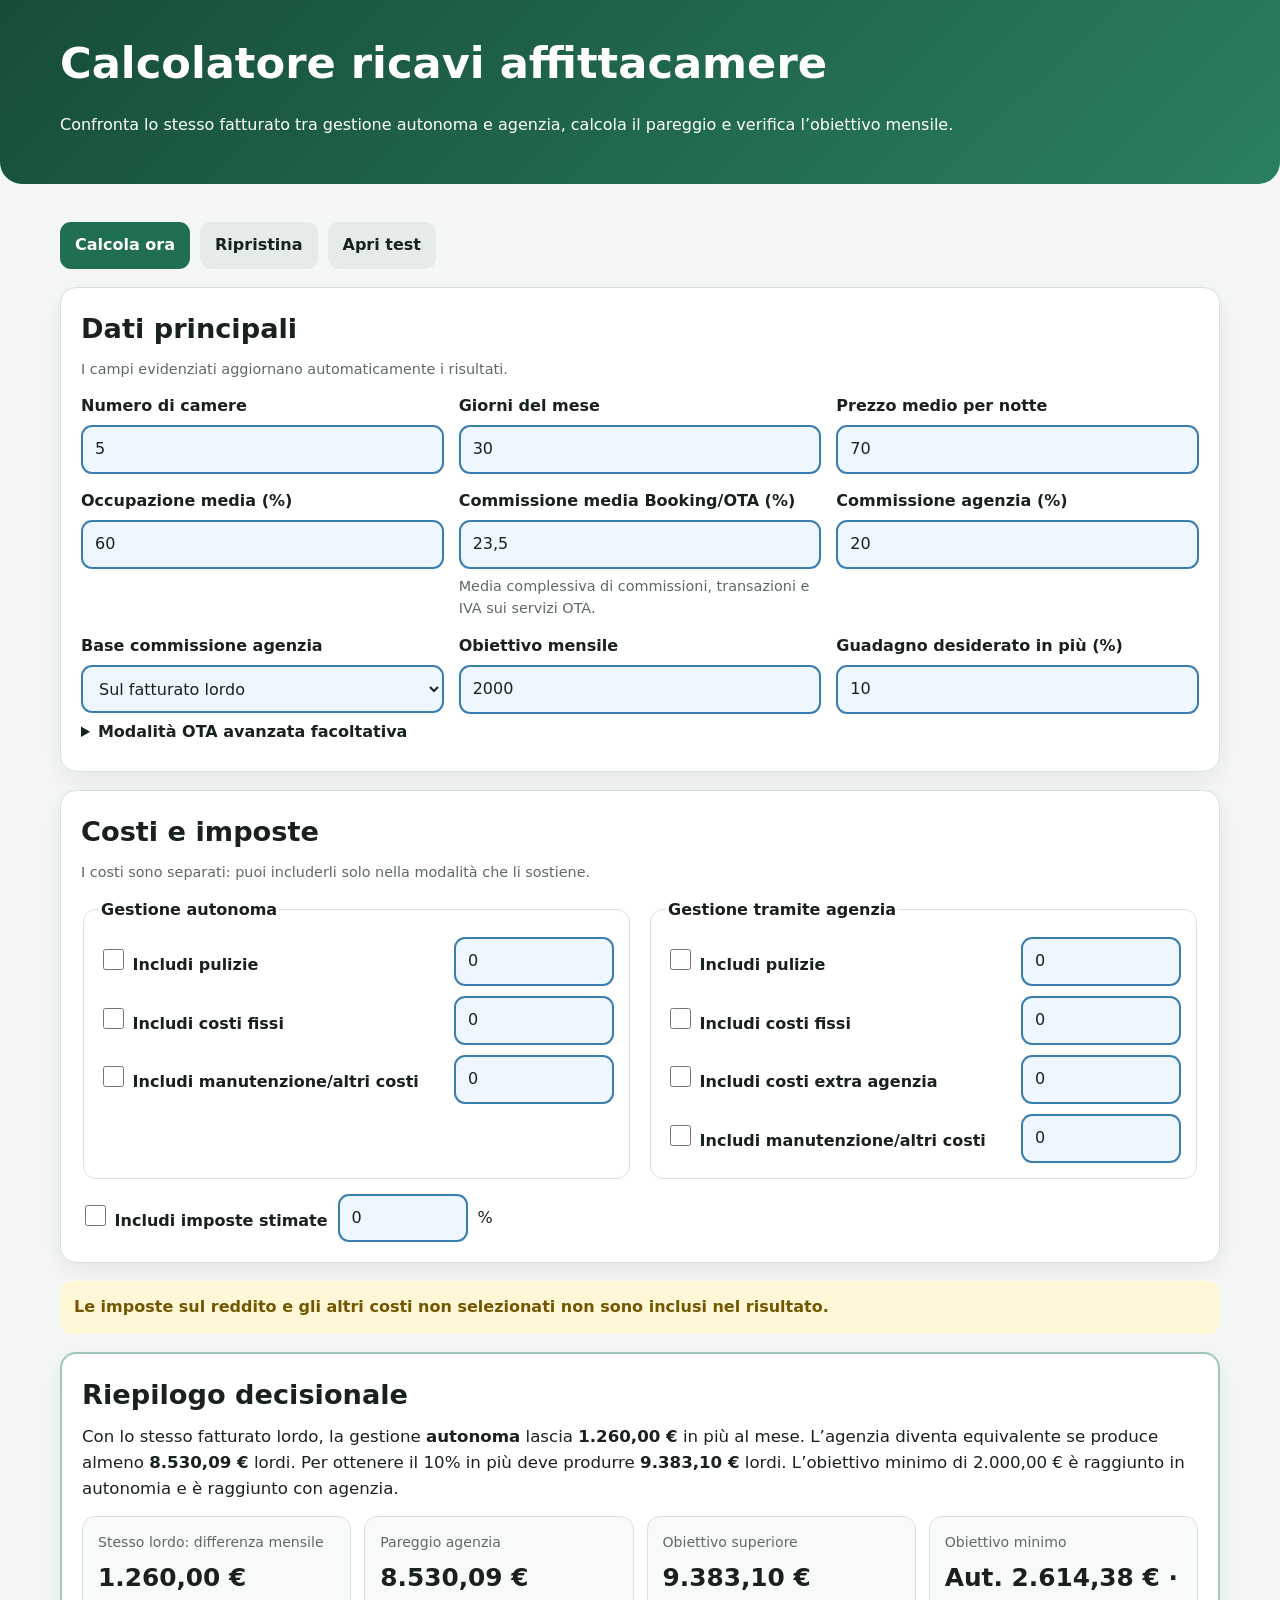
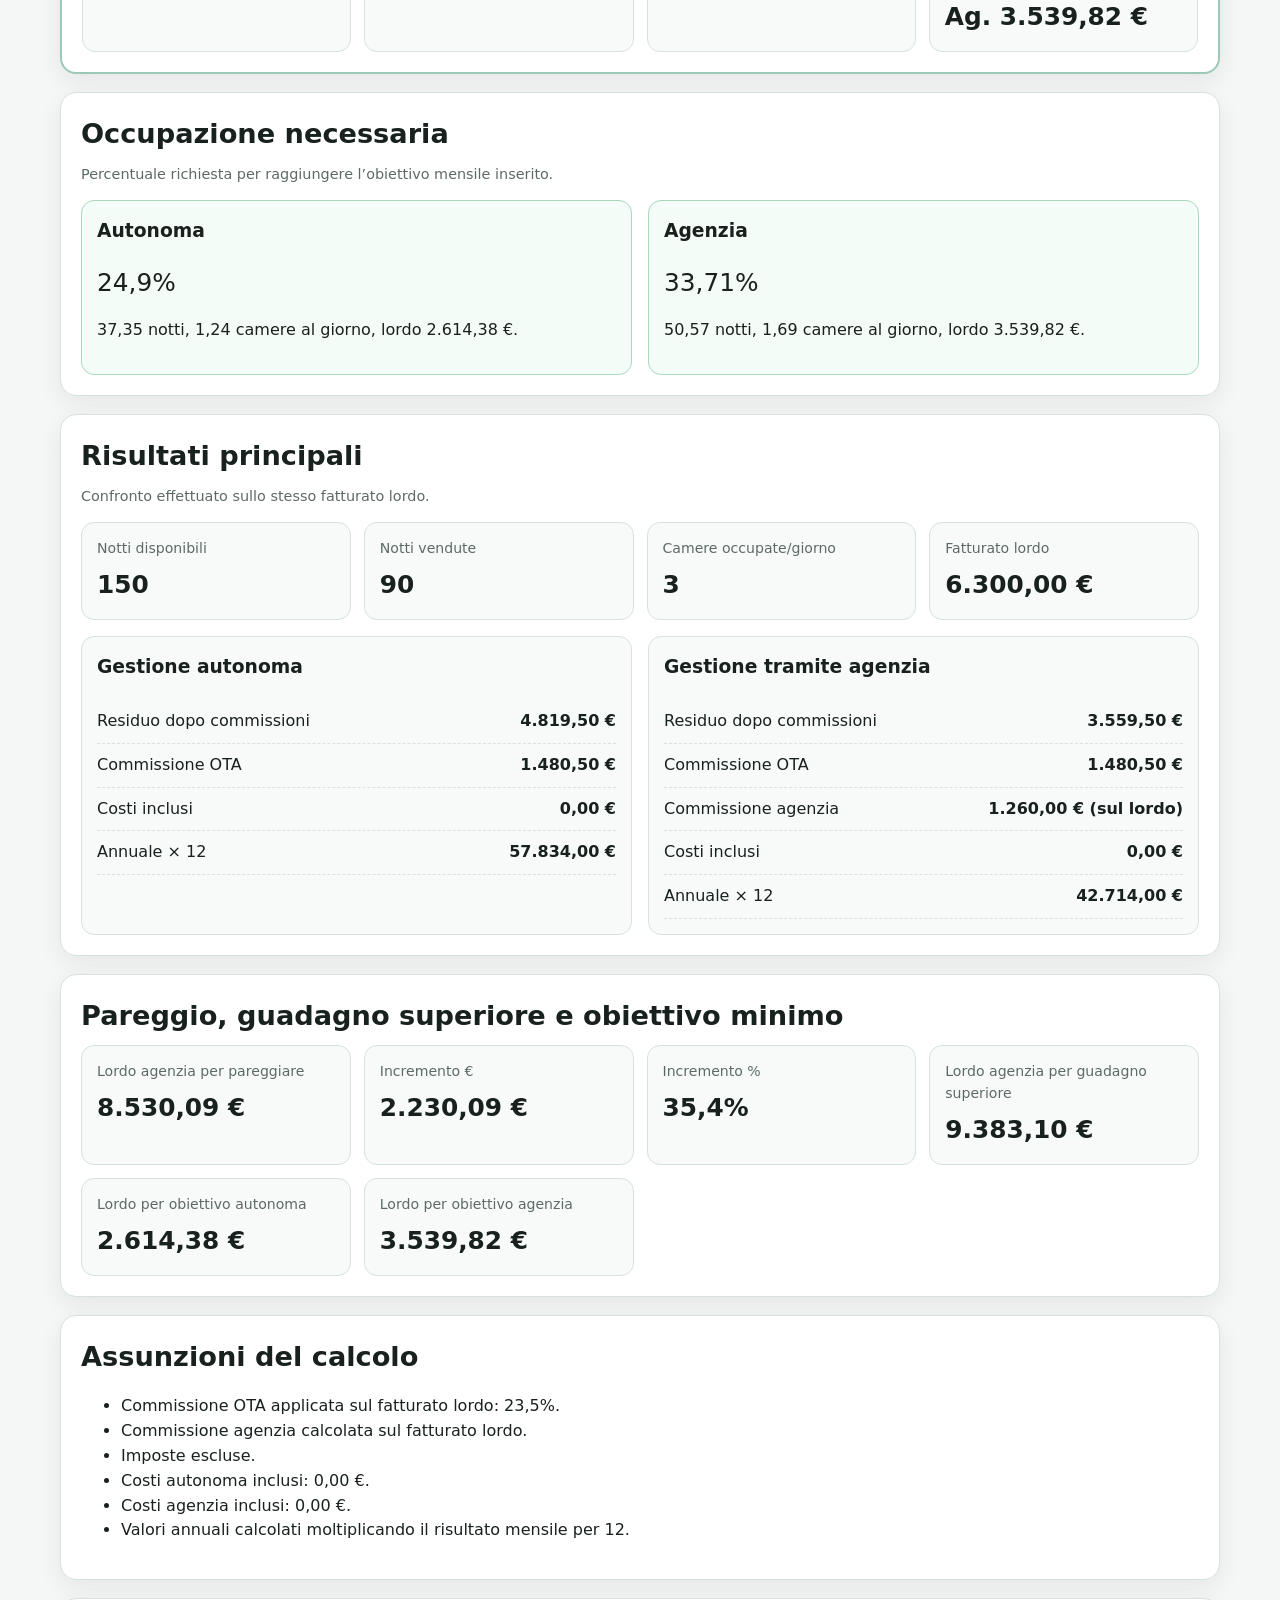
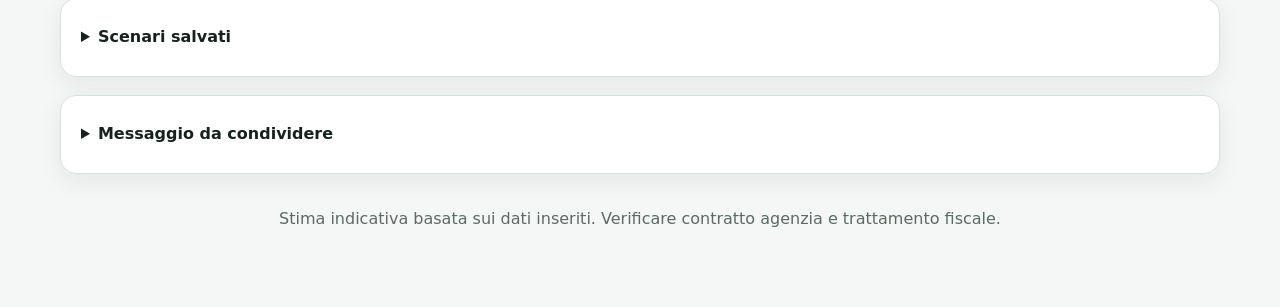
<file: index.html>
<!DOCTYPE html><html lang="it"><head><meta charset="UTF-8"><meta name="viewport" content="width=device-width,initial-scale=1"><meta name="description" content="Confronto ricavi affittacamere"><meta name="theme-color" content="#176b4d"><meta name="apple-mobile-web-app-capable" content="yes"><meta name="apple-mobile-web-app-title" content="Ricavi Camere"><title>Calcolatore Ricavi Affittacamere</title><link rel="manifest" href="manifest.webmanifest"><link rel="apple-touch-icon" href="icon.svg"><link rel="stylesheet" href="style.css?v=7"></head><body>
<header><div class="inner"><h1>Calcolatore ricavi affittacamere</h1><p>Confronta lo stesso fatturato tra gestione autonoma e agenzia, calcola il pareggio e verifica l’obiettivo mensile.</p></div></header>
<main class="container"><div class="toolbar"><button id="calculateBtn" class="btn-primary">Calcola ora</button><button id="resetBtn" class="btn-secondary">Ripristina</button><a class="btn-link" href="tests.html">Apri test</a></div><div id="changeToast" class="change-toast" role="status" aria-live="polite"></div><div id="errorBox" class="error-box" role="alert" aria-live="assertive"></div>
<section class="section"><h2>Dati principali</h2><p class="explain">I campi evidenziati aggiornano automaticamente i risultati.</p><div class="grid grid-3">
<div class="field"><label for="rooms">Numero di camere</label><input id="rooms" inputmode="decimal"></div><div class="field"><label for="days">Giorni del mese</label><input id="days" inputmode="decimal"></div><div class="field"><label for="averagePrice">Prezzo medio per notte</label><input id="averagePrice" inputmode="decimal"></div>
<div class="field"><label for="occupancy">Occupazione media (%)</label><input id="occupancy" inputmode="decimal"></div><div class="field"><label for="otaCommission">Commissione media Booking/OTA (%)</label><input id="otaCommission" inputmode="decimal"><small>Media complessiva di commissioni, transazioni e IVA sui servizi OTA.</small></div><div class="field"><label for="agencyCommission">Commissione agenzia (%)</label><input id="agencyCommission" inputmode="decimal"></div>
<div class="field"><label for="agencyCommissionBase">Base commissione agenzia</label><select id="agencyCommissionBase"><option value="gross">Sul fatturato lordo</option><option value="afterOta">Sul fatturato dopo OTA</option></select></div><div class="field"><label for="minimumNet">Obiettivo mensile</label><input id="minimumNet" inputmode="decimal"></div><div class="field"><label for="desiredIncrease">Guadagno desiderato in più (%)</label><input id="desiredIncrease" inputmode="decimal"></div></div>
<details><summary>Modalità OTA avanzata facoltativa</summary><p class="explain">La modalità semplice usa la percentuale media sopra. Questa sezione è solo informativa e non sostituisce il valore medio finché non viene attivata.</p><div class="grid grid-3"><div class="field"><label for="bookingShare">Prenotazioni Booking (%)</label><input id="bookingShare" inputmode="decimal" value="80"></div><div class="field"><label for="bookingRate">Commissione Booking (%)</label><input id="bookingRate" inputmode="decimal" value="23,5"></div><div class="field"><label for="otherShare">Expedia/VRBO (%)</label><input id="otherShare" inputmode="decimal" value="0"></div><div class="field"><label for="otherRate">Commissione Expedia/VRBO (%)</label><input id="otherRate" inputmode="decimal" value="20"></div><div class="field"><label for="directShare">Prenotazioni dirette (%)</label><input id="directShare" inputmode="decimal" value="20"></div><div class="field"><label for="directRate">Costo diretto (%)</label><input id="directRate" inputmode="decimal" value="0"></div></div><button id="applyWeightedOta" class="btn-secondary">Calcola e applica media ponderata</button><strong id="weightedOtaResult"></strong></details></section>
<section class="section"><h2>Costi e imposte</h2><p class="explain">I costi sono separati: puoi includerli solo nella modalità che li sostiene.</p><div class="split"><fieldset><legend>Gestione autonoma</legend><div class="cost-grid"><label><input id="autIncludeCleaning" type="checkbox"> Includi pulizie</label><input id="autCleaning" inputmode="decimal" aria-label="Pulizie gestione autonoma"><label><input id="autIncludeFixed" type="checkbox"> Includi costi fissi</label><input id="autFixed" inputmode="decimal" aria-label="Costi fissi gestione autonoma"><label><input id="autIncludeMaintenance" type="checkbox"> Includi manutenzione/altri costi</label><input id="autMaintenance" inputmode="decimal" aria-label="Manutenzione gestione autonoma"></div></fieldset><fieldset><legend>Gestione tramite agenzia</legend><div class="cost-grid"><label><input id="agencyIncludeCleaning" type="checkbox"> Includi pulizie</label><input id="agencyCleaning" inputmode="decimal" aria-label="Pulizie agenzia"><label><input id="agencyIncludeFixed" type="checkbox"> Includi costi fissi</label><input id="agencyFixed" inputmode="decimal" aria-label="Costi fissi agenzia"><label><input id="agencyIncludeExtra" type="checkbox"> Includi costi extra agenzia</label><input id="agencyExtra" inputmode="decimal" aria-label="Costi extra agenzia"><label><input id="agencyIncludeMaintenance" type="checkbox"> Includi manutenzione/altri costi</label><input id="agencyMaintenance" inputmode="decimal" aria-label="Manutenzione agenzia"></div></fieldset></div><div class="tax-row"><label><input id="includeTaxes" type="checkbox"> Includi imposte stimate</label><input id="taxRate" inputmode="decimal" aria-label="Aliquota imposte"><span>%</span></div></section>
<div id="resultNote" class="notice"></div>
<section class="section decision"><h2>Riepilogo decisionale</h2><div id="decisionSummary" class="lead"></div><div class="cards"><div class="card"><span>Stesso lordo: differenza mensile</span><strong id="decisionMonthlyDifference">—</strong></div><div class="card"><span>Pareggio agenzia</span><strong id="decisionBreakEven">—</strong></div><div class="card"><span>Obiettivo superiore</span><strong id="decisionHigher">—</strong></div><div class="card"><span>Obiettivo minimo</span><strong id="decisionMinimum">—</strong></div></div></section>
<section class="section"><h2>Occupazione necessaria</h2><p class="explain">Percentuale richiesta per raggiungere l’obiettivo mensile inserito.</p><div class="split"><div id="requiredAutPanel" class="result-panel"><h3>Autonoma</h3><div class="big" id="requiredOccupancyAut">—</div><p id="requiredDetailsAut"></p></div><div id="requiredAgencyPanel" class="result-panel"><h3>Agenzia</h3><div class="big" id="requiredOccupancyAgency">—</div><p id="requiredDetailsAgency"></p></div></div></section>
<section class="section"><h2>Risultati principali</h2><p class="explain">Confronto effettuato sullo stesso fatturato lordo.</p><div class="cards"><div class="card"><span>Notti disponibili</span><strong id="availableNights">—</strong></div><div class="card"><span>Notti vendute</span><strong id="soldNights">—</strong></div><div class="card"><span>Camere occupate/giorno</span><strong id="averageOccupiedRooms">—</strong></div><div class="card"><span>Fatturato lordo</span><strong id="grossRevenue">—</strong></div></div><div class="split top"><div id="autPanel" class="result-panel"><h3>Gestione autonoma</h3><div class="result-row"><span id="autResultLabel">Risultato</span><strong id="autNet">—</strong></div><div class="result-row"><span>Commissione OTA</span><strong id="autOtaCost">—</strong></div><div class="result-row"><span>Costi inclusi</span><strong id="autCosts">—</strong></div><div class="result-row"><span>Annuale × 12</span><strong id="autAnnual">—</strong></div><div id="autLoss" class="loss"></div></div><div id="agencyPanel" class="result-panel"><h3>Gestione tramite agenzia</h3><div class="result-row"><span id="agencyResultLabel">Risultato</span><strong id="agencyNet">—</strong></div><div class="result-row"><span>Commissione OTA</span><strong id="agencyOtaCost">—</strong></div><div class="result-row"><span>Commissione agenzia</span><strong id="agencyCost">—</strong></div><div class="result-row"><span>Costi inclusi</span><strong id="agencyCosts">—</strong></div><div class="result-row"><span>Annuale × 12</span><strong id="agencyAnnual">—</strong></div><div id="agencyLoss" class="loss"></div></div></div></section>
<section class="section"><h2>Pareggio, guadagno superiore e obiettivo minimo</h2><div class="cards"><div class="card"><span>Lordo agenzia per pareggiare</span><strong id="breakEvenGross">—</strong></div><div class="card"><span>Incremento €</span><strong id="breakEvenEuro">—</strong></div><div class="card"><span>Incremento %</span><strong id="breakEvenPct">—</strong></div><div class="card"><span>Lordo agenzia per guadagno superiore</span><strong id="higherGross">—</strong></div><div class="card"><span>Lordo per obiettivo autonoma</span><strong id="goalGrossAut">—</strong></div><div class="card"><span>Lordo per obiettivo agenzia</span><strong id="goalGrossAgency">—</strong></div></div></section>
<section class="section"><h2>Assunzioni del calcolo</h2><ul id="assumptions"></ul></section>
<details class="section"><summary>Scenari salvati</summary><div class="scenario-form"><input id="scenarioName" placeholder="Nome scenario"><button id="saveScenarioBtn" class="btn-primary">Salva</button></div><div id="scenarioList"></div></details>
<details class="section"><summary>Messaggio da condividere</summary><label for="language">Lingua</label><select id="language"><option value="it">Italiano</option><option value="bn">Bangla</option></select><div class="toolbar"><button id="generateMessageBtn" class="btn-primary">Genera messaggio</button><button id="copyMessageBtn" class="btn-secondary">Copia</button><span id="copyConfirmation"></span></div><textarea id="generatedMessage" readonly></textarea></details>
<footer>Stima indicativa basata sui dati inseriti. Verificare contratto agenzia e trattamento fiscale.</footer></main>
<script src="core.js?v=7"></script><script src="script.js?v=7"></script><script>if('serviceWorker'in navigator){navigator.serviceWorker.register('./service-worker.js').then(r=>r.update()).catch(console.error)}</script></body></html>
</file>
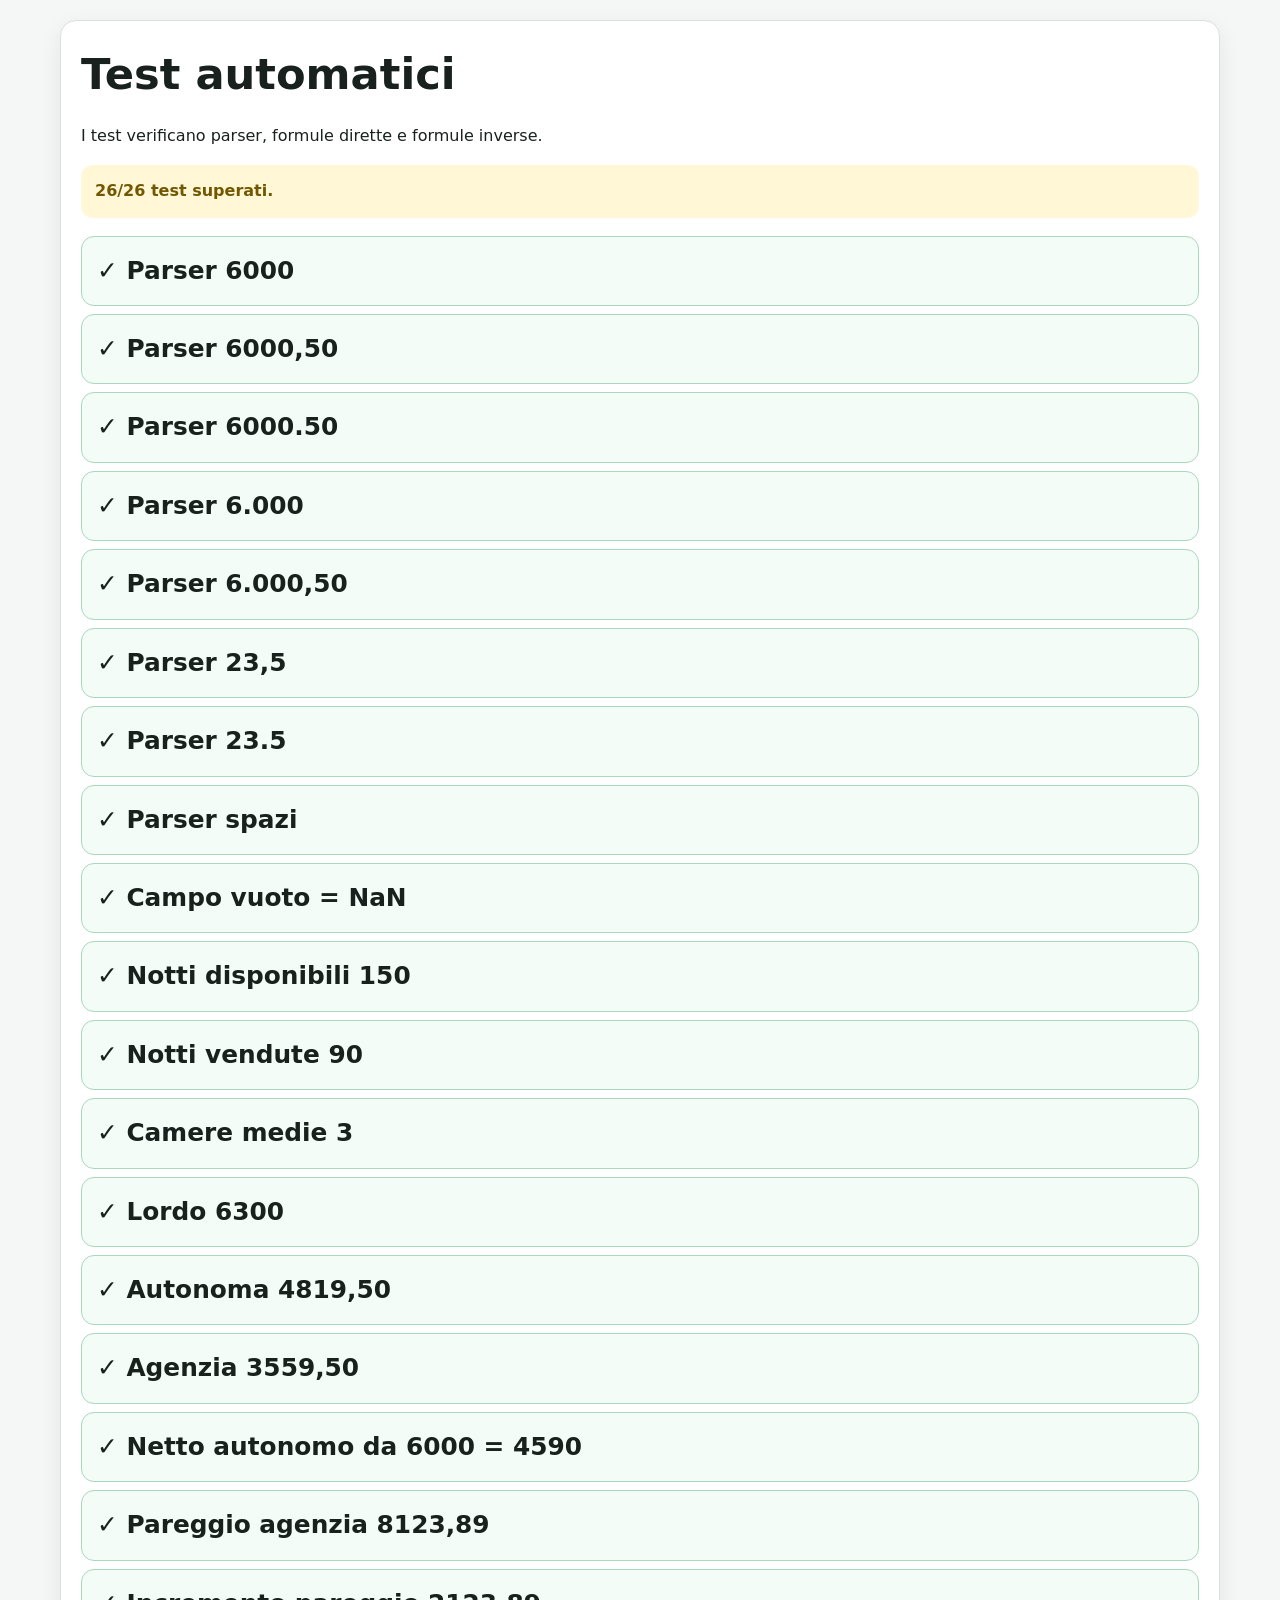
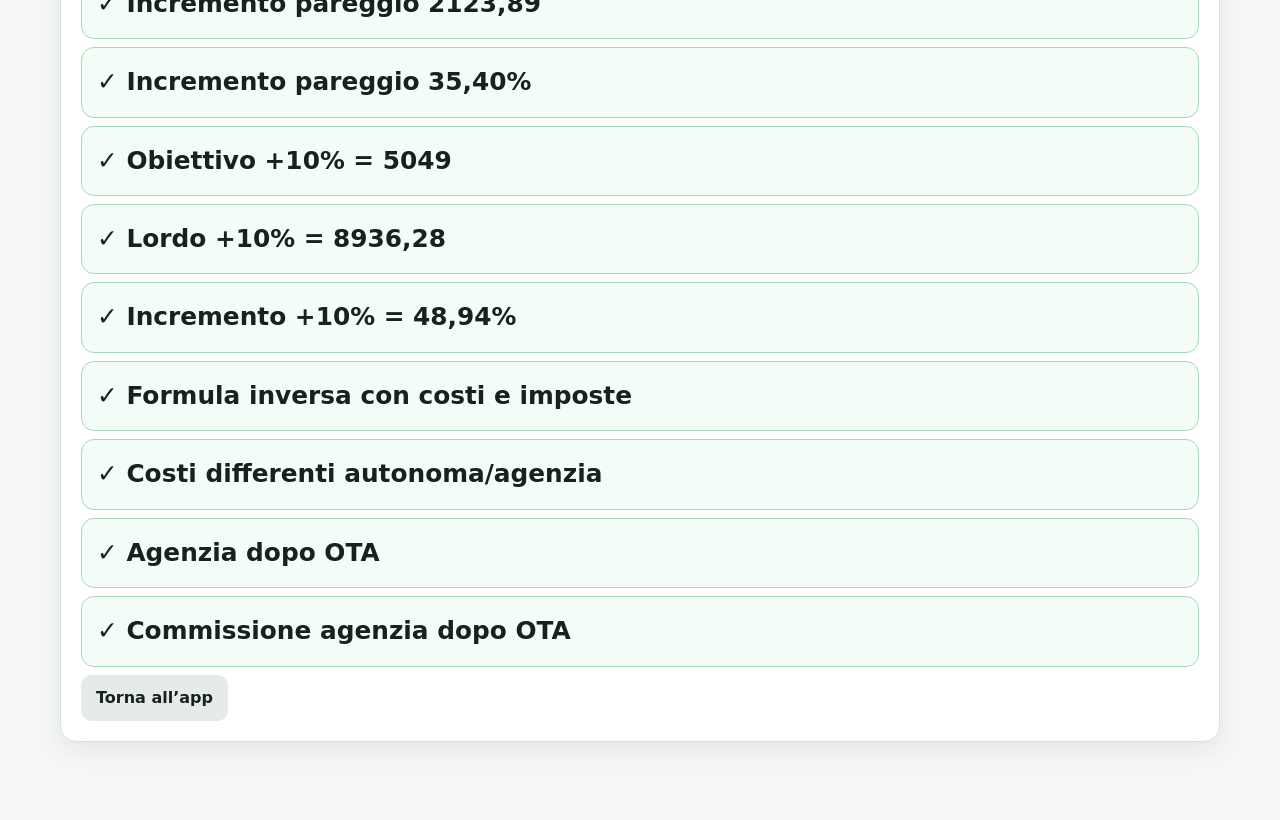
<file: tests.html>
<!DOCTYPE html><html lang="it"><head><meta charset="UTF-8"><meta name="viewport" content="width=device-width,initial-scale=1"><title>Test formule</title><link rel="stylesheet" href="style.css?v=7"></head><body><main class="container"><section class="section"><h1>Test automatici</h1><p>I test verificano parser, formule dirette e formule inverse.</p><div id="summary" class="notice"></div><div id="tests"></div><a class="btn-link" href="./">Torna all’app</a></section></main><script src="core.js?v=7"></script><script>
const C=AppCore,results=[];const near=(a,b,t=.02)=>Math.abs(a-b)<=t;function test(name,fn){try{const ok=!!fn();results.push({name,ok})}catch(e){results.push({name,ok:false,error:e.message})}}
const base={rooms:5,days:30,averagePrice:70,occupancy:60,otaCommission:23.5,agencyCommission:20,agencyCommissionBase:'gross',minimumNet:2000,desiredIncrease:10,taxRate:0,includeTaxes:false,autCleaning:0,autFixed:0,autMaintenance:0,agencyCleaning:0,agencyFixed:0,agencyExtra:0,agencyMaintenance:0,autIncludeCleaning:false,autIncludeFixed:false,autIncludeMaintenance:false,agencyIncludeCleaning:false,agencyIncludeFixed:false,agencyIncludeExtra:false,agencyIncludeMaintenance:false};
test('Parser 6000',()=>C.parseLocaleNumber('6000',{monetary:true})===6000);test('Parser 6000,50',()=>C.parseLocaleNumber('6000,50',{monetary:true})===6000.5);test('Parser 6000.50',()=>C.parseLocaleNumber('6000.50',{monetary:true})===6000.5);test('Parser 6.000',()=>C.parseLocaleNumber('6.000',{monetary:true})===6000);test('Parser 6.000,50',()=>C.parseLocaleNumber('6.000,50',{monetary:true})===6000.5);test('Parser 23,5',()=>C.parseLocaleNumber('23,5')===23.5);test('Parser 23.5',()=>C.parseLocaleNumber('23.5')===23.5);test('Parser spazi',()=>C.parseLocaleNumber(' 6 000,50 ',{monetary:true})===6000.5);test('Campo vuoto = NaN',()=>Number.isNaN(C.parseLocaleNumber('',{monetary:true})));
const r=C.calculate(base);test('Notti disponibili 150',()=>r.available===150);test('Notti vendute 90',()=>near(r.sold,90));test('Camere medie 3',()=>near(r.avgOccupied,3));test('Lordo 6300',()=>near(r.gross,6300));test('Autonoma 4819,50',()=>near(r.autNet,4819.5));test('Agenzia 3559,50',()=>near(r.agencyNet,3559.5));
const r6000=C.calculate(base,6000);test('Netto autonomo da 6000 = 4590',()=>near(r6000.autNet,4590));test('Pareggio agenzia 8123,89',()=>near(r6000.breakEvenGross,8123.89,.03));test('Incremento pareggio 2123,89',()=>near(r6000.breakEvenEuro,2123.89,.03));test('Incremento pareggio 35,40%',()=>near(r6000.breakEvenPct,35.398,.03));test('Obiettivo +10% = 5049',()=>near(r6000.targetNet,5049));test('Lordo +10% = 8936,28',()=>near(r6000.higherGross,8936.28,.03));test('Incremento +10% = 48,94%',()=>near(r6000.higherPct,48.938,.03));
const costs={...base,includeTaxes:true,taxRate:20,autIncludeFixed:true,autFixed:300,autIncludeCleaning:true,autCleaning:200,agencyIncludeFixed:true,agencyFixed:100,agencyIncludeCleaning:true,agencyCleaning:0,agencyIncludeExtra:true,agencyExtra:150};const cr=C.calculate(costs,6000);test('Formula inversa con costi e imposte',()=>near(C.netFromGross(cr.breakEvenGross,cr.agencyResidual,cr.agencyCosts,cr.taxFactor),cr.autNet,.03));test('Costi differenti autonoma/agenzia',()=>cr.autCosts===500&&cr.agencyCosts===250);const after=C.calculate({...base,agencyCommissionBase:'afterOta'},6000);test('Agenzia dopo OTA',()=>near(after.agencyResidual,.612));test('Commissione agenzia dopo OTA',()=>near(after.agencyCost,918));
const passed=results.filter(x=>x.ok).length;document.getElementById('summary').textContent=`${passed}/${results.length} test superati.`;document.getElementById('tests').innerHTML=results.map(x=>`<div class="card ${x.ok?'good-panel':'bad-panel'}" style="margin-bottom:8px"><strong>${x.ok?'✓':'✗'} ${x.name}</strong>${x.error?`<br>${x.error}`:''}</div>`).join('');window.TEST_RESULTS=results;
</script></body></html>
</file>
<file: style.css>
:root{--bg:#f4f7f5;--surface:#fff;--text:#18211d;--muted:#5d6a64;--border:#d8e2dc;--primary:#1f6f50;--primary-dark:#174f3a;--green:#176b43;--green-bg:#e8f7ef;--red:#a92f2a;--red-bg:#fff0ef;--yellow:#735700;--yellow-bg:#fff7d6;--blue-bg:#eef7ff;--blue:#397eae;--shadow:0 8px 24px rgba(24,33,29,.07)}*{box-sizing:border-box}html{scroll-behavior:smooth}body{margin:0;font-family:system-ui,-apple-system,"Segoe UI",sans-serif;background:var(--bg);color:var(--text);line-height:1.55;font-size:16px}header{background:linear-gradient(135deg,#174d38,#2a805e);color:#fff;padding:30px 18px;border-radius:0 0 22px 22px}.inner,.container{width:min(1160px,calc(100% - 24px));margin:auto}.container{padding:20px 0 60px}h1{margin:0 0 6px;font-size:clamp(1.8rem,5vw,2.7rem)}h2{margin:0 0 8px;font-size:clamp(1.25rem,4vw,1.7rem)}h3{margin-top:0}.section{background:var(--surface);border:1px solid var(--border);border-radius:16px;padding:20px;margin-bottom:18px;box-shadow:var(--shadow)}.grid{display:grid;grid-template-columns:repeat(2,minmax(0,1fr));gap:15px}.grid-3{grid-template-columns:repeat(3,minmax(0,1fr))}.split{display:grid;grid-template-columns:repeat(2,minmax(0,1fr));gap:16px}.top{margin-top:16px}.field{display:flex;flex-direction:column;gap:6px}.field small,.explain{color:var(--muted);font-size:.9rem;margin-top:0}label,legend{font-weight:750}input,select,textarea,button,.btn-link{font:inherit}input,select,textarea{width:100%;min-height:48px;border:2px solid #b8c7bf;border-radius:11px;padding:10px 12px;background:#fff;color:var(--text)}input:not([type=checkbox]),select{background:var(--blue-bg);border-color:var(--blue)}input:focus,select:focus,textarea:focus,button:focus-visible,.btn-link:focus-visible{outline:3px solid rgba(31,111,80,.28);outline-offset:2px}input[type=checkbox]{width:21px;height:21px;min-height:auto;accent-color:var(--primary)}button,.btn-link{min-height:46px;border:0;border-radius:11px;padding:11px 15px;font-weight:750;cursor:pointer;text-decoration:none;display:inline-flex;align-items:center;justify-content:center}.btn-primary{background:var(--primary);color:#fff}.btn-secondary,.btn-link{background:#e5ece8;color:var(--text)}.toolbar{display:flex;gap:10px;flex-wrap:wrap;margin:18px 0}.error-box{display:none;background:var(--red-bg);border:1px solid #e3a7a3;color:var(--red);padding:14px;border-radius:12px;margin-bottom:16px;font-weight:700}.change-toast{display:none;position:sticky;top:8px;z-index:20;background:#172a22;color:#fff;padding:12px 14px;border-radius:12px;margin-bottom:12px}.change-toast.show{display:block}.notice{padding:14px;border-radius:12px;background:var(--yellow-bg);color:var(--yellow);margin-bottom:18px;font-weight:650}.cards{display:grid;grid-template-columns:repeat(4,minmax(0,1fr));gap:13px}.card,.result-panel{background:#f8faf9;border:1px solid var(--border);border-radius:13px;padding:15px}.card span{display:block;color:var(--muted);font-size:.88rem;margin-bottom:6px}.card strong,.big{font-size:clamp(1.18rem,4vw,1.55rem);overflow-wrap:anywhere}.result-row{display:flex;justify-content:space-between;gap:14px;padding:9px 0;border-bottom:1px dashed var(--border)}.result-row strong{text-align:right}.loss{display:none;margin-top:10px;background:var(--red-bg);color:var(--red);padding:10px;border-radius:10px;font-weight:800}.negative{color:var(--red)!important}.bad-panel{border-color:#df9d99;background:#fff8f7}.good-panel{border-color:#a9d8bc;background:#f4fcf7}.decision{border:2px solid #9bc9b5}.lead{font-size:1.04rem;margin-bottom:14px}.cost-grid{display:grid;grid-template-columns:1fr minmax(110px,160px);gap:10px;align-items:center}fieldset{border:1px solid var(--border);border-radius:13px;padding:15px}.tax-row{display:flex;align-items:center;gap:10px;margin-top:15px}.tax-row input[type=text],.tax-row input:not([type=checkbox]){width:130px}.scenario-form{display:grid;grid-template-columns:1fr auto;gap:10px;margin:14px 0}.scenario-item{display:flex;justify-content:space-between;gap:10px;padding:10px;border-bottom:1px solid var(--border)}textarea{min-height:360px;resize:vertical}details>summary{cursor:pointer;font-weight:800;padding:6px 0}table{min-width:760px}footer{text-align:center;color:var(--muted);padding:15px}.updated{animation:flash 1.1s}@keyframes flash{40%{box-shadow:0 0 0 6px rgba(31,111,80,.15)}}@media(max-width:900px){.grid-3,.cards{grid-template-columns:repeat(2,minmax(0,1fr))}}@media(max-width:680px){body{font-size:16px}.inner,.container{width:min(100% - 16px,1160px)}.section{padding:15px}.grid,.grid-3,.split,.cards{grid-template-columns:1fr}.toolbar>*{flex:1 1 100%}.result-row{flex-direction:column;gap:2px}.result-row strong{text-align:left}.scenario-form{grid-template-columns:1fr}.cost-grid{grid-template-columns:1fr 120px}textarea{min-height:440px}}
</file>
